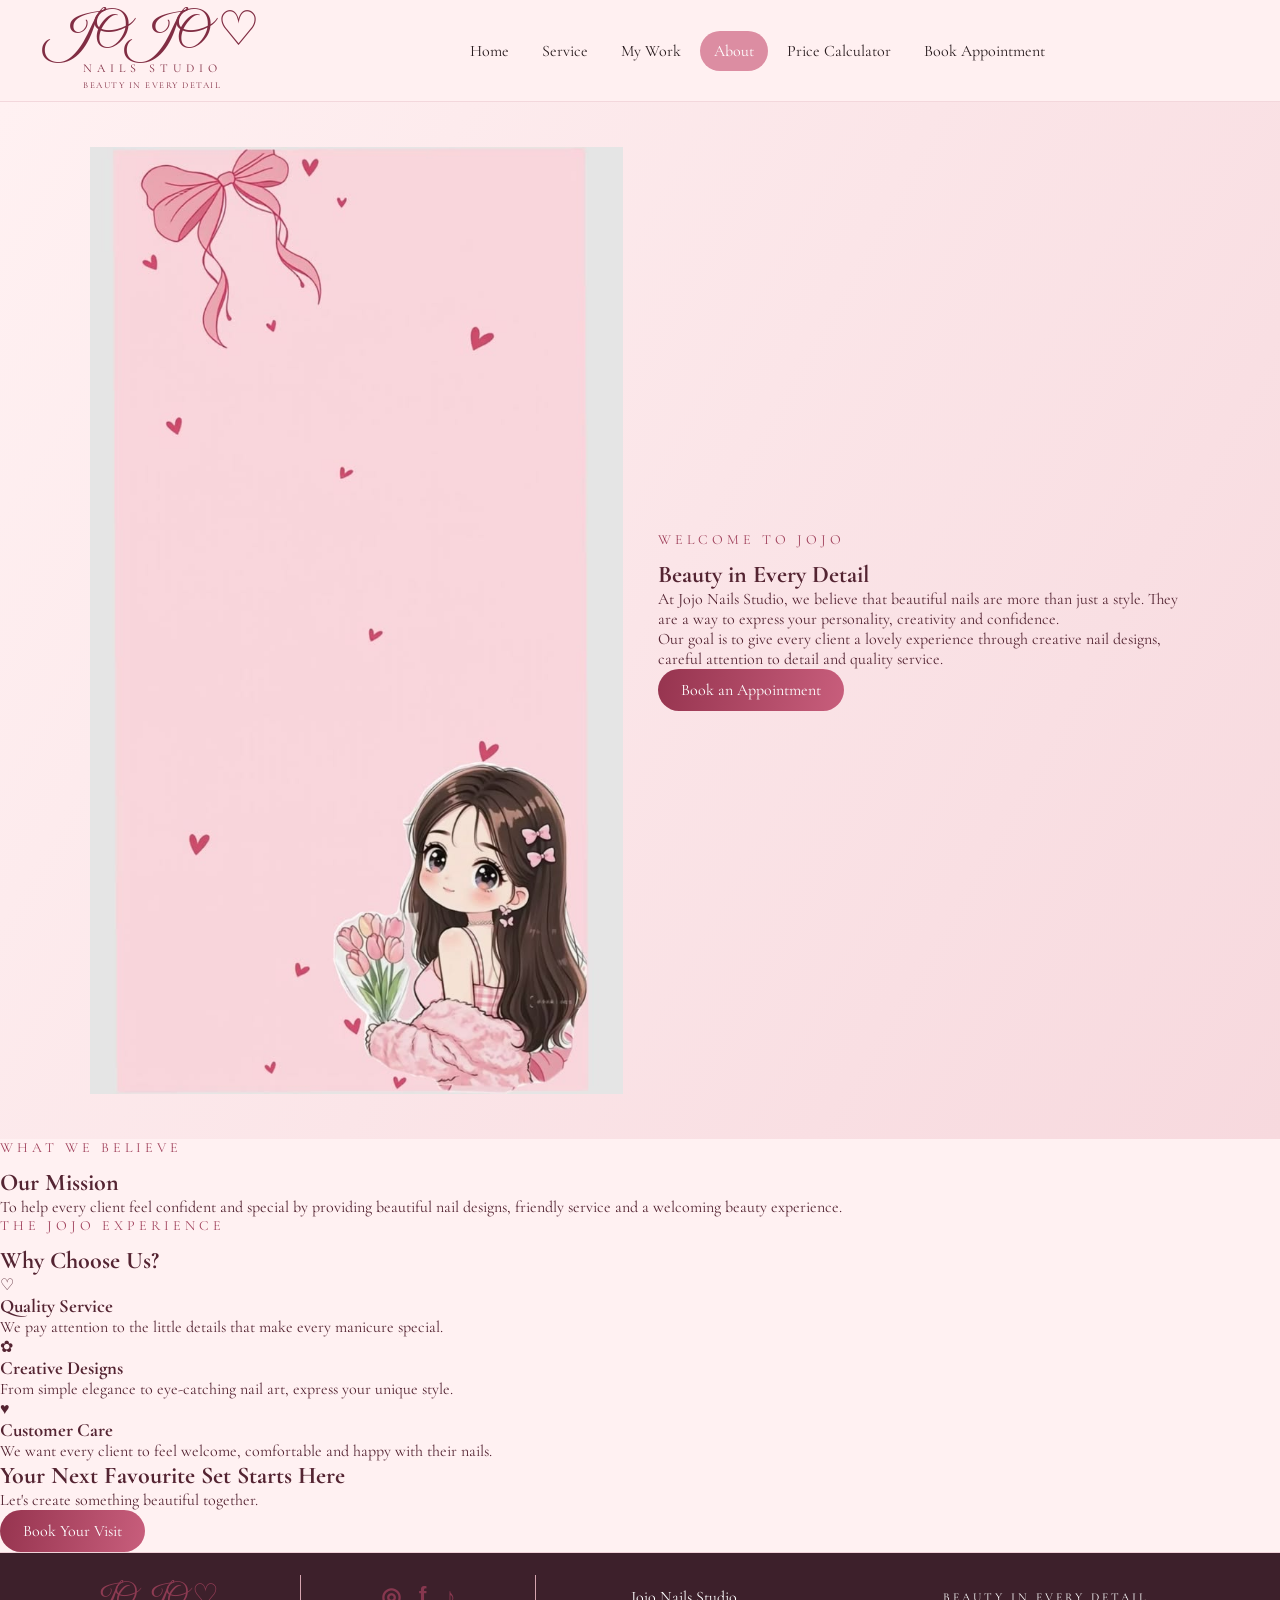
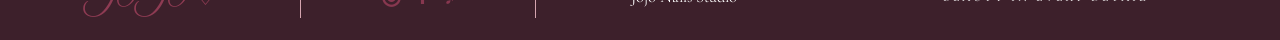
<file: Nail's website/about.html>
<!DOCTYPE html>
<html lang="en">
<head>
    <meta charset="UTF-8">
    <meta name="viewport" content="width=device-width, initial-scale=1.0">
    <title>About Us | Jojo Nails Studio</title>
    <link rel="stylesheet" href="style.css">
</head>

<body>

    <!-- HEADER -->
    <header class="header">
        <div class="logo">
            <span class="logo-script">JOJO ♡</span>
            <span class="logo-subtitle">NAILS STUDIO</span>
            <span class="logo-tagline">BEAUTY IN EVERY DETAIL</span>
        </div>

        <nav class="navigation">
            <a href="index.html">Home</a>
            <a href="#service.html">Service</a>
            <a href="#my work.html">My Work</a>
            <a href="about.html" class="active">About</a>
            <a href="calculator.html">Price Calculator</a>
            <a href="book-appointment.html">Book Appointment</a>
        </nav>
    </header>

    <!-- ABOUT INTRODUCTION -->
    <section class="about-hero">
        <div class="about-image">
            <img src="about.jpg"
                 alt="Elegant manicure at Jojo Nails Studio">
        </div>

        <div class="about-intro">
            <p class="about-label">WELCOME TO JOJO</p>

            <h1>Beauty in Every Detail</h1>

            <p>
                At Jojo Nails Studio, we believe that beautiful nails
                are more than just a style. They are a way to express
                your personality, creativity and confidence.
            </p>

            <p>
                Our goal is to give every client a lovely experience
                through creative nail designs, careful attention to
                detail and quality service.
            </p>

            <a href="book-appointment.html" class="button button-primary">
                Book an Appointment
            </a>
        </div>
    </section>

    <!-- OUR MISSION -->
    <section class="about-mission">
        <p class="about-label">WHAT WE BELIEVE</p>
        <h2>Our Mission</h2>

        <p>
            To help every client feel confident and special by providing
            beautiful nail designs, friendly service and a welcoming
            beauty experience.
        </p>
    </section>

    <!-- WHY CHOOSE US -->
    <section class="about-qualities">
        <div class="about-heading">
            <p class="about-label">THE JOJO EXPERIENCE</p>
            <h2>Why Choose Us?</h2>
        </div>

        <div class="about-cards">

            <div class="about-card">
                <span>♡</span>
                <h3>Quality Service</h3>
                <p>
                    We pay attention to the little details that make
                    every manicure special.
                </p>
            </div>

            <div class="about-card">
                <span>✿</span>
                <h3>Creative Designs</h3>
                <p>
                    From simple elegance to eye-catching nail art,
                    express your unique style.
                </p>
            </div>

            <div class="about-card">
                <span>♥</span>
                <h3>Customer Care</h3>
                <p>
                    We want every client to feel welcome, comfortable
                    and happy with their nails.
                </p>
            </div>

        </div>
    </section>

    <!-- CALL TO ACTION -->
    <section class="about-cta">
        <h2>Your Next Favourite Set Starts Here</h2>
        <p>Let's create something beautiful together.</p>

        <a href="book-appointment.html" class="button button-primary">
            Book Your Visit
        </a>
    </section>

    <!-- FOOTER -->
    <footer class="footer">
        <div class="footer-logo">JOJO ♡</div>

        <div class="social-links">
            <a href="#" aria-label="Instagram">◎</a>
            <a href="#" aria-label="Facebook">f</a>
            <a href="#" aria-label="TikTok">♪</a>
        </div>

        <p class="location">Jojo Nails Studio</p>

        <p class="footer-slogan">
            BEAUTY IN EVERY DETAIL
        </p>
    </footer>

</body>
</html>
</file>
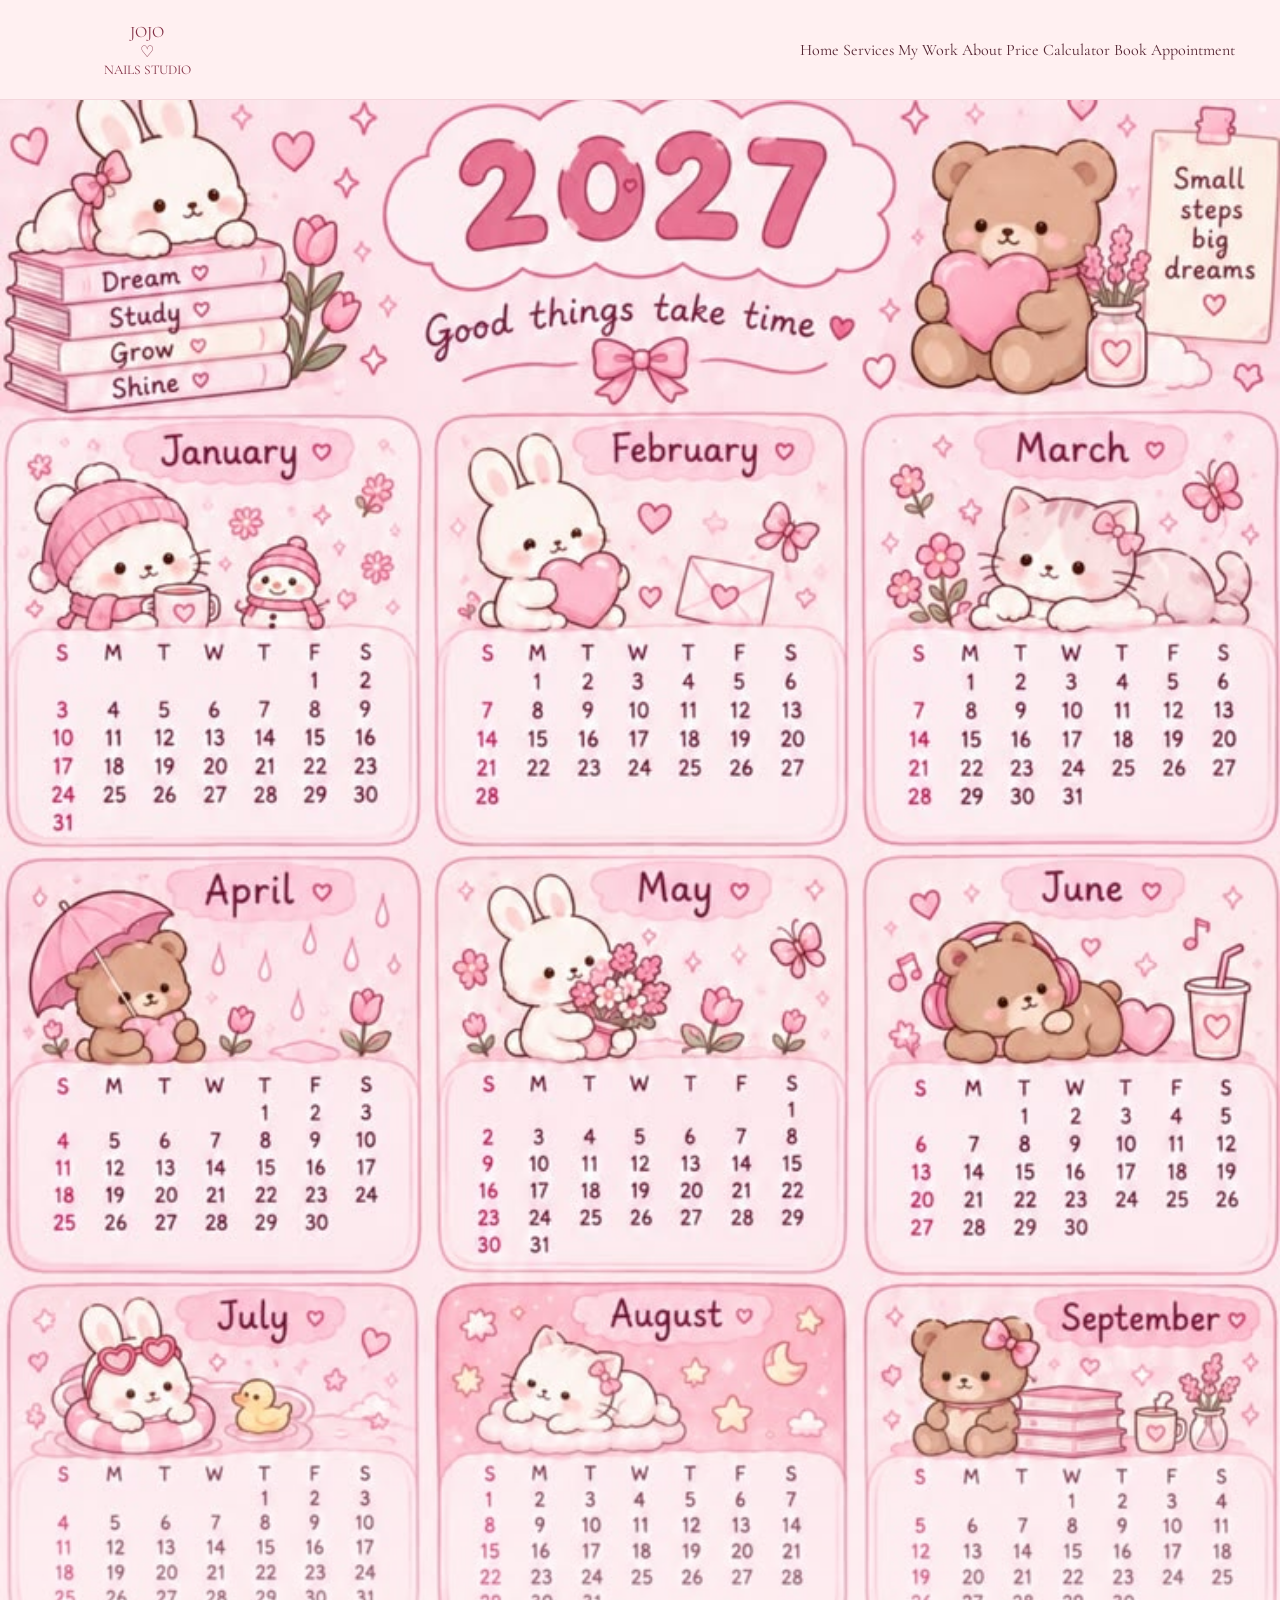
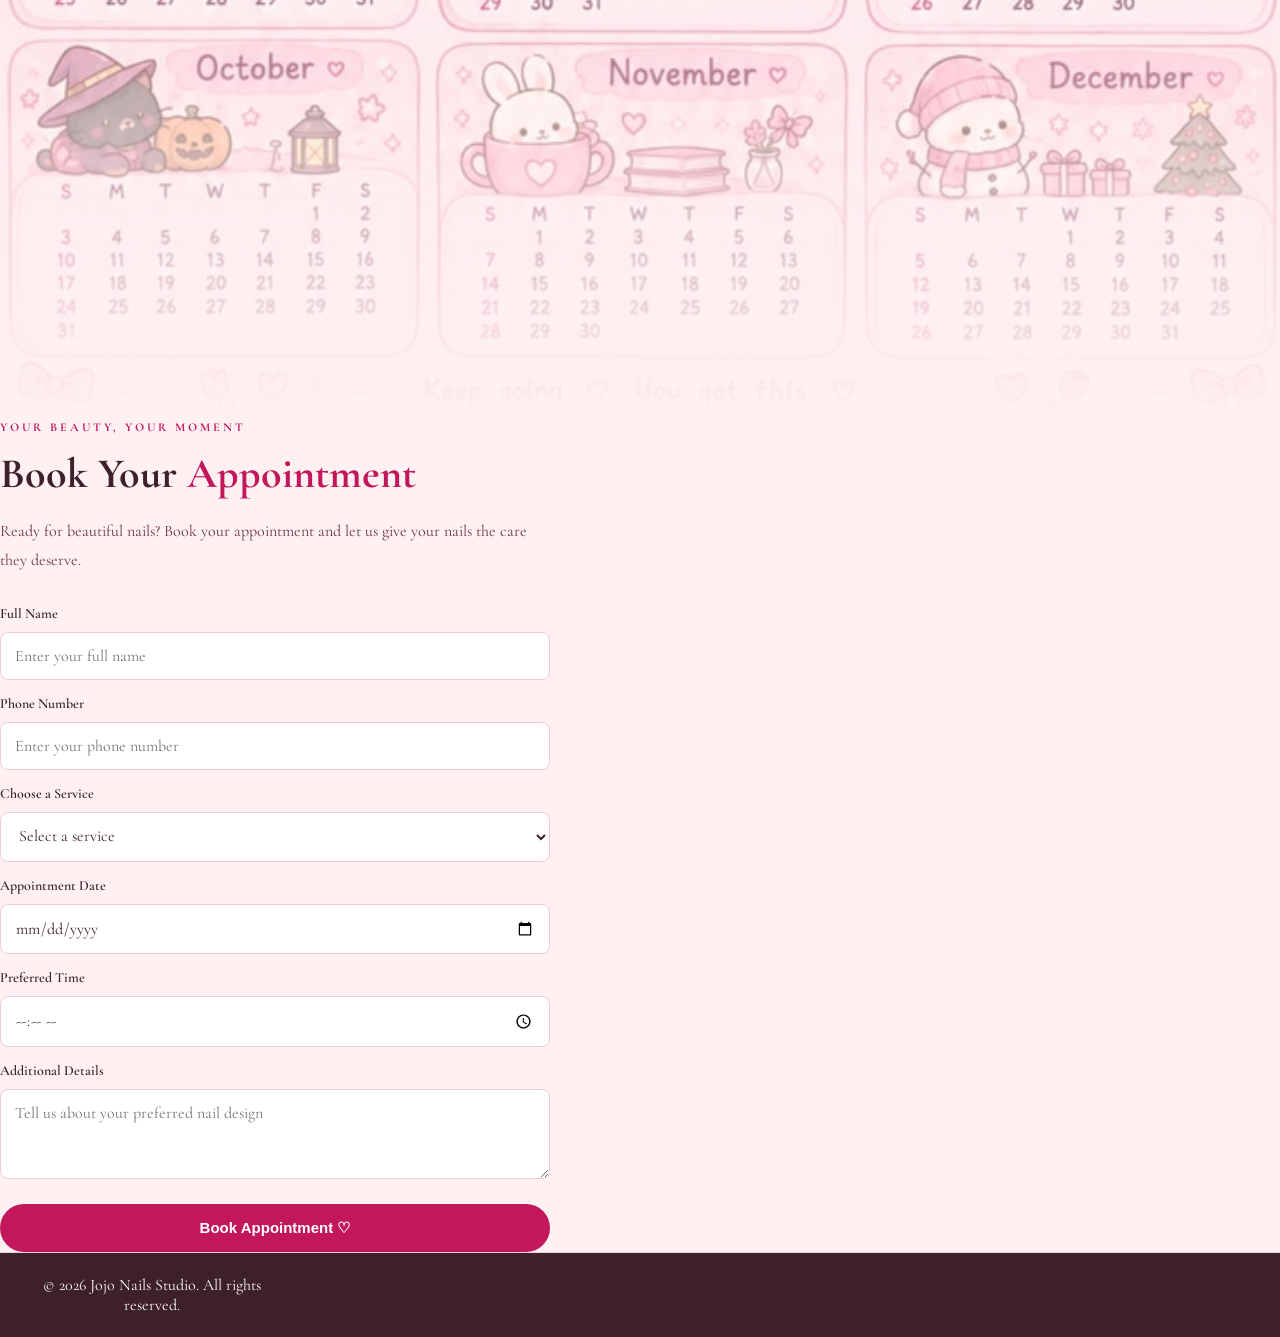
<file: Nail's website/book-appointment.html>
<!DOCTYPE html>
<html lang="en">
<head>
    <meta charset="UTF-8">
    <meta name="viewport" content="width=device-width, initial-scale=1.0">
    <title>Book Appointment | Jojo Nails Studio</title>
    <link rel="stylesheet" href="style.css">
</head>
<body>

    <header class="header">
        <a href="index.html" class="logo">
            JOJO <span>♡</span>
            <small>NAILS STUDIO</small>
        </a>

        <nav class="navbar">
            <a href="index.html">Home</a>
            <a href="service.html">Services</a>
            <a href="my work.html">My Work</a>
            <a href="about.html">About</a>
            <a href="calculator.html">Price Calculator</a>
            <a href="book-appointment.html" class="active">Book Appointment</a>
        </nav>
    </header>

    <main class="appointment-section">

        <div class="appointment-image">
            <img src="calender.jpg" alt="Nail designs at Jojo Nails Studio">
        </div>

        <div class="appointment-content">
            <p class="eyebrow">YOUR BEAUTY, YOUR MOMENT</p>

            <h1>Book Your <span>Appointment</span></h1>

            <p class="appointment-description">
                Ready for beautiful nails? Book your appointment
                and let us give your nails the care they deserve.
            </p>

            <form class="appointment-form">

                <label for="name">Full Name</label>
                <input type="text" id="name" name="name"
                       placeholder="Enter your full name" required>

                <label for="phone">Phone Number</label>
                <input type="tel" id="phone" name="phone"
                       placeholder="Enter your phone number" required>

                <label for="service">Choose a Service</label>
                <select id="service" name="service" required>
                    <option value="">Select a service</option>
                    <option value="manicure">Manicure</option>
                    <option value="pedicure">Pedicure</option>
                    <option value="gel-nails">Gel Nails</option>
                    <option value="acrylic-nails">Acrylic Nails</option>
                    <option value="nail-art">Nail Art</option>
                </select>

                <label for="date">Appointment Date</label>
                <input type="date" id="date" name="date" required>

                <label for="time">Preferred Time</label>
                <input type="time" id="time" name="time" required>

                <label for="message">Additional Details</label>
                <textarea id="message" name="message"
                          placeholder="Tell us about your preferred nail design"></textarea>

                <button type="submit">Book Appointment ♡</button>

            </form>
        </div>

    </main>

    <footer class="footer">
        <p>© 2026 Jojo Nails Studio. All rights reserved.</p>
    </footer>

</body>
</html>
</file>
<file: Nail's website/style.css>
/* GOOGLE FONTS */
@import url('https://fonts.googleapis.com/css2?family=Cormorant+Garamond:wght@400;500;600&family=Great+Vibes&display=swap');

/* GENERAL SETTINGS */
* {
    margin: 0;
    padding: 0;
    box-sizing: border-box;
}

html {
    scroll-behavior: smooth;
}

body {
    font-family: 'Cormorant Garamond', Georgia, serif;
    color: #542432;
    background: #fff1f2;
}

a {
    color: inherit;
    text-decoration: none;
}

/* HEADER AND LOGO */
.header {
    min-height: 100px;
    padding: 10px 3.5%;
    display: flex;
    align-items: center;
    justify-content: space-between;
    gap: 20px;
    background: #fff0f1;
    border-bottom: 1px solid #f3d7dc;
}

.logo {
    min-width: 205px;
    display: flex;
    flex-direction: column;
    align-items: center;
    color: #812d43;
}

.logo-script {
    font-family: 'Great Vibes', cursive;
    font-size: 48px;
    line-height: 1;
}

.logo-heart {
    font-family: 'Cormorant Garamond', serif;
}

.logo-subtitle {
    font-size: 12px;
    letter-spacing: 5px;
    margin-top: 3px;
}

.logo-tagline {
    font-size: 9px;
    letter-spacing: 1.5px;
    margin-top: 5px;
}

/* NAVIGATION */
.navigation {
    display: flex;
    align-items: center;
    justify-content: center;
    flex-wrap: wrap;
    gap: 5px;
    flex: 1;
}

.navigation a {
    padding: 10px 14px;
    white-space: nowrap;
    font-size: 16px;
    color: #281b1e;
    border-radius: 30px;
    transition: 0.3s;
}

.navigation a:hover,
.navigation a.active {
    background: #dc8da2;
    color: white;
}

.header-icons {
    display: flex;
    align-items: center;
    gap: 20px;
    border-left: 1px solid #d4a2ad;
    padding-left: 20px;
}

.header-icons a {
    font-family: Arial, sans-serif;
    font-size: 28px;
    color: #6f263a;
}

/* HERO SECTION - SHORTER */
.hero {
    display: grid;
    grid-template-columns: 46% 54%;
    min-height: 230px;
    overflow: hidden;
    background: #f7d9de;
}

.hero-content {
    position: relative;
    z-index: 1;
    padding: 10px 10px 10px 7%;
    display: flex;
    flex-direction: column;
    align-items: center;
    justify-content: center;
    text-align: center;
    background: linear-gradient(
        90deg,
        #f8dfe2 0%,
        #f8dfe2 55%,
        #f5d8dc 82%,
        #f2d0d6 100%
    );
}

.welcome {
    font-size: 14px;
    letter-spacing: 6px;
    margin-bottom: 5px;
}

.hero-content h1 {
    font-family: 'Great Vibes', cursive;
    font-size: clamp(55px, 6vw, 75px);
    font-weight: normal;
    line-height: 1;
    color: #8d3048;
}

.hero-content h1 span {
    font-family: 'Cormorant Garamond', serif;
    font-size: 0.6em;
}

.hero-content h2 {
    font-family: 'Cormorant Garamond', Georgia, serif;
    font-size: 24px;
    font-weight: 500;
    letter-spacing: 7px;
    margin-top: 0;
}

.hero-tagline {
    font-size: 12px;
    letter-spacing: 4px;
    margin-top: 5px;
}

.hero-divider {
    width: 100%;
    margin-top: 8px;
    display: flex;
    align-items: center;
    justify-content: center;
    gap: 12px;
}

.hero-divider span {
    width: 30px;
    height: 1px;
    flex-shrink: 0;
    background: #a64a61;
}

.hero-divider p {
    font-size: 16px;
    white-space: nowrap;
}

.hero-divider b {
    padding: 0 5px;
    color: #8d3048;
}

.hero-buttons {
    display: flex;
    justify-content: center;
    flex-wrap: wrap;
    gap: 12px;
    margin-top: 10px;
}

.button {
    display: inline-block;
    padding: 11px 23px;
    border-radius: 30px;
    font-size: 16px;
    text-align: center;
    transition: 0.3s;
}

.button-primary {
    background: linear-gradient(100deg, #96344f, #c85e7c);
    color: white;
}

.button-primary:hover {
    background: #78263f;
}

.button-outline {
    border: 1px solid #9d5365;
    color: #773044;
    background: rgba(255, 255, 255, 0.2);
}

.button-outline:hover {
    background: #fff0f2;
}

/* HERO PHOTO */
.hero-photo {
    position: relative;
    min-height: 230px;
    overflow: hidden;
    margin-left: -25px;
}

.hero-photo img {
    display: block;
    width: calc(100% + 25px);
    height: 100%;
    min-height: 230px;
    object-fit: cover;
    object-position: center;
    -webkit-mask-image: linear-gradient(
        to right,
        transparent 0%,
        rgba(0, 0, 0, 0.12) 8%,
        rgba(0, 0, 0, 0.65) 20%,
        black 34%
    );
    mask-image: linear-gradient(
        to right,
        transparent 0%,
        rgba(0, 0, 0, 0.12) 8%,
        rgba(0, 0, 0, 0.65) 20%,
        black 34%
    );
}

/* BENEFITS BAR */
.benefits {
    display: grid;
    grid-template-columns: repeat(4, 1fr);
    padding: 12px 3%;
    background: #fbe8e9;
    border-bottom: 1px solid #f3d7dc;
}

.benefit {
    display: flex;
    align-items: center;
    justify-content: center;
    gap: 12px;
    padding: 5px 8px;
    color: #98445b;
    font-size: 16px;
    text-align: center;
}

.benefit + .benefit {
    border-left: 1px solid #d4a2ad;
}

.benefit-icon {
    font-family: Arial, sans-serif;
    font-size: 30px;
}

/* SERVICES HEADING */
.services-section {
    padding: 12px 3% 20px;
    background: #fff1f2;
}

.section-title {
    display: flex;
    justify-content: center;
    align-items: center;
    gap: 20px;
    margin-bottom: 12px;
}

.section-title h2 {
    font-size: 36px;
    font-weight: 500;
    letter-spacing: 2px;
}

.section-title span {
    color: #b44e69;
    font-size: 22px;
}

/* SERVICE CARDS */
.services-container {
    display: grid;
    grid-template-columns: repeat(5, minmax(0, 1fr));
    gap: 13px;
}

.service-card {
    min-height: 92px;
    padding: 12px;
    display: flex;
    align-items: center;
    justify-content: center;
    gap: 12px;
    background: linear-gradient(120deg, #f9dfe3, #f7d7dd);
    border-radius: 13px;
    transition: transform 0.25s;
}

.service-card:hover {
    transform: translateY(-3px);
}

.service-icon {
    font-family: 'Great Vibes', cursive;
    font-size: 40px;
    color: #96344f;
    flex-shrink: 0;
}

.service-card h3 {
    font-size: 15px;
    font-weight: 500;
    margin-bottom: 6px;
}

.service-card p {
    font-size: 17px;
}

.service-card small {
    display: block;
    font-size: 13px;
    margin-top: 3px;
}

/* GALLERY AND CALCULATOR */
.showcase {
    display: grid;
    grid-template-columns: 2.15fr 0.9fr;
    gap: 22px;
    padding: 0 3% 18px;
    background: #fff1f2;
}

.gallery-panel,
.calculator-panel {
    min-width: 0;
    border: 1px solid #f4d9de;
    border-radius: 15px;
    background: rgba(255, 255, 255, 0.25);
    padding: 17px;
}

.gallery-heading {
    display: flex;
    align-items: center;
    justify-content: space-between;
    gap: 12px;
    margin-bottom: 14px;
}

.gallery-heading > div {
    display: flex;
    align-items: baseline;
    flex-wrap: wrap;
    gap: 20px;
}

.gallery-heading h2,
.calculator-heading h2 {
    font-size: 27px;
    font-weight: 500;
}

.gallery-heading p {
    font-family: 'Great Vibes', cursive;
    font-size: 24px;
    color: #9d5369;
}

.gallery-heading > a {
    white-space: nowrap;
    font-size: 14px;
    color: #8c3b51;
}

.gallery-container {
    display: grid;
    grid-template-columns: repeat(5, minmax(0, 1fr));
    gap: 9px;
}

.gallery-item {
    min-width: 0;
    height: 130px;
    overflow: hidden;
    border-radius: 10px;
    background: #f3d0d8;
}

.gallery-item img {
    display: block;
    width: 100%;
    height: 100%;
    object-fit: cover;
    transition: transform 0.3s;
}

.gallery-item img:hover {
    transform: scale(1.06);
}

.gallery-dots {
    display: flex;
    justify-content: center;
    gap: 10px;
    margin-top: 10px;
}

.dot {
    width: 9px;
    height: 9px;
    border-radius: 50%;
    background: #e8b1bf;
}

.active-dot {
    background: #8f3852;
}

/* PRICE CALCULATOR CARD */
.calculator-panel {
    position: relative;
    overflow: hidden;
    padding: 23px;
    background: linear-gradient(140deg, #fbe5e8, #f7d8df);
}

.calculator-heading {
    display: flex;
    align-items: center;
    gap: 12px;
    margin-bottom: 18px;
}

.calculator-icon {
    font-family: Arial, sans-serif;
    font-size: 35px;
    color: #a1435d;
}

.calculator-heading h2 {
    font-size: 24px;
}

.heart {
    margin-left: auto;
    font-size: 28px;
    color: #9c3f59;
}

.calculator-panel > p {
    font-size: 16px;
    line-height: 1.6;
    margin: 0 0 18px 43px;
    max-width: 250px;
}

.calculator-panel .button {
    margin-left: 15px;
}

.decorative-hearts {
    position: absolute;
    right: 15px;
    bottom: 8px;
    font-size: 35px;
    color: #d99cac;
    opacity: 0.7;
}

/* FOOTER */
.footer {
    display: grid;
    grid-template-columns: 1.1fr 1fr 1.1fr 1.8fr;
    align-items: center;
    gap: 18px;
    padding: 17px 4%;
    background: #fbe4e7;
    border-top: 1px solid #f0d1d8;
}

.footer-logo {
    font-family: 'Great Vibes', cursive;
    font-size: 30px;
    color: #8e3b53;
}

.social-links {
    display: flex;
    justify-content: center;
    gap: 18px;
    border-left: 1px solid #d5a4af;
    border-right: 1px solid #d5a4af;
    padding: 8px;
}

.social-links a {
    font-family: Arial, sans-serif;
    font-size: 23px;
    font-weight: bold;
    color: #87374f;
}

.location {
    text-align: center;
    font-size: 16px;
}

.footer-slogan {
    text-align: center;
    font-size: 12px;
    letter-spacing: 3px;
}

/* TABLETS */
@media (max-width: 1100px) {
    .header {
        flex-wrap: wrap;
        justify-content: center;
    }

    .navigation {
        flex-wrap: wrap;
    }

    .header-icons {
        border-left: none;
    }

    .services-container {
        grid-template-columns: repeat(3, minmax(0, 1fr));
    }

    .showcase {
        grid-template-columns: 1fr;
    }
}

/* PHONES */
@media (max-width: 700px) {
    .header {
        gap: 15px;
    }

    .navigation {
        gap: 4px;
    }

    .navigation a {
        padding: 9px;
        font-size: 14px;
    }

    .hero {
        grid-template-columns: 1fr;
    }

    .hero-content {
        padding: 20px 10px;
    }

    .hero-content h1 {
        font-size: 65px;
    }

    .hero-content h2 {
        font-size: 26px;
        letter-spacing: 5px;
    }

    .hero-photo {
        margin-left: 0;
        min-height: 200px;
        max-height: 200px;
    }

    .hero-photo img {
        width: 100%;
        min-height: 200px;
        max-height: 200px;
        -webkit-mask-image: linear-gradient(
            to bottom,
            transparent 0%,
            black 22%
        );
        mask-image: linear-gradient(
            to bottom,
            transparent 0%,
            black 22%
        );
    }

    .hero-divider p {
        white-space: normal;
        font-size: 13px;
    }

    .benefits {
        grid-template-columns: repeat(2, 1fr);
        gap: 10px;
    }

    .benefit:nth-child(3) {
        border-left: none;
    }

    .section-title h2 {
        font-size: 30px;
    }

    .services-container {
        grid-template-columns: repeat(2, minmax(0, 1fr));
    }

    .service-card {
        gap: 8px;
        padding: 10px 5px;
    }

    .service-icon {
        font-size: 30px;
    }

    .service-card h3 {
        font-size: 13px;
    }

    .service-card p {
        font-size: 15px;
    }

    .gallery-heading {
        align-items: flex-start;
        flex-direction: column;
    }

    .gallery-container {
        grid-template-columns: repeat(2, minmax(0, 1fr));
    }

    .gallery-item {
        height: 160px;
    }

    .extra-photo {
        display: none;
    }

    .footer {
        grid-template-columns: 1fr 1fr;
    }

    .footer-slogan {
        grid-column: 1 / -1;
    }
}



/* GOOGLE FONTS */
@import url('https://fonts.googleapis.com/css2?family=Cormorant+Garamond:wght@400;500;600&family=Great+Vibes&display=swap');

/* GENERAL SETTINGS */
* {
    margin: 0;
    padding: 0;
    box-sizing: border-box;
}

html {
    scroll-behavior: smooth;
}

body {
    font-family: 'Cormorant Garamond', Georgia, serif;
    color: #542432;
    background: #fff1f2;
}

a {
    color: inherit;
    text-decoration: none;
}

/* HEADER AND LOGO */
.header {
    min-height: 100px;
    padding: 10px 3.5%;
    display: flex;
    align-items: center;
    justify-content: space-between;
    gap: 20px;
    background: #fff0f1;
    border-bottom: 1px solid #f3d7dc;
}

.logo {
    min-width: 205px;
    display: flex;
    flex-direction: column;
    align-items: center;
    color: #812d43;
}

.logo-script {
    font-family: 'Great Vibes', cursive;
    font-size: 48px;
    line-height: 1;
}

.logo-heart {
    font-family: 'Cormorant Garamond', serif;
}

.logo-subtitle {
    font-size: 12px;
    letter-spacing: 5px;
    margin-top: 3px;
}

.logo-tagline {
    font-size: 9px;
    letter-spacing: 1.5px;
    margin-top: 5px;
}

/* NAVIGATION */
.navigation {
    display: flex;
    align-items: center;
    justify-content: center;
    flex-wrap: wrap;
    gap: 5px;
    flex: 1;
}

.navigation a {
    padding: 10px 14px;
    white-space: nowrap;
    font-size: 16px;
    color: #281b1e;
    border-radius: 30px;
    transition: 0.3s;
}

.navigation a:hover,
.navigation a.active {
    background: #dc8da2;
    color: white;
}

.header-icons {
    display: flex;
    align-items: center;
    gap: 20px;
    border-left: 1px solid #d4a2ad;
    padding-left: 20px;
}

.header-icons a {
    font-family: Arial, sans-serif;
    font-size: 28px;
    color: #6f263a;
}

/* HOMEPAGE HERO */
.hero {
    display: grid;
    grid-template-columns: 46% 54%;
    min-height: 230px;
    overflow: hidden;
    background: #f7d9de;
}

.hero-content {
    position: relative;
    z-index: 1;
    padding: 10px 10px 10px 7%;
    display: flex;
    flex-direction: column;
    align-items: center;
    justify-content: center;
    text-align: center;
    background: linear-gradient(
        90deg,
        #f8dfe2 0%,
        #f8dfe2 55%,
        #f5d8dc 82%,
        #f2d0d6 100%
    );
}

.welcome {
    font-size: 14px;
    letter-spacing: 6px;
    margin-bottom: 5px;
}

.hero-content h1 {
    font-family: 'Great Vibes', cursive;
    font-size: clamp(55px, 6vw, 75px);
    font-weight: normal;
    line-height: 1;
    color: #8d3048;
}

.hero-content h1 span {
    font-family: 'Cormorant Garamond', serif;
    font-size: 0.6em;
}

.hero-content h2 {
    font-family: 'Cormorant Garamond', Georgia, serif;
    font-size: 24px;
    font-weight: 500;
    letter-spacing: 7px;
}

.hero-tagline {
    font-size: 12px;
    letter-spacing: 4px;
    margin-top: 5px;
}

.hero-divider {
    width: 100%;
    margin-top: 8px;
    display: flex;
    align-items: center;
    justify-content: center;
    gap: 12px;
}

.hero-divider span {
    width: 30px;
    height: 1px;
    flex-shrink: 0;
    background: #a64a61;
}

.hero-divider p {
    font-size: 16px;
    white-space: nowrap;
}

.hero-divider b {
    padding: 0 5px;
    color: #8d3048;
}

.hero-buttons {
    display: flex;
    justify-content: center;
    flex-wrap: wrap;
    gap: 12px;
    margin-top: 10px;
}

/* BUTTONS */
.button {
    display: inline-block;
    padding: 11px 23px;
    border-radius: 30px;
    font-size: 16px;
    text-align: center;
    transition: 0.3s;
}

.button-primary {
    background: linear-gradient(100deg, #96344f, #c85e7c);
    color: white;
}

.button-primary:hover {
    background: #78263f;
}

.button-outline {
    border: 1px solid #9d5365;
    color: #773044;
    background: rgba(255, 255, 255, 0.2);
}

.button-outline:hover {
    background: #fff0f2;
}

/* HOMEPAGE HERO IMAGE BLENDING */
.hero-photo {
    position: relative;
    min-height: 230px;
    overflow: hidden;
    margin-left: -25px;
}

.hero-photo img {
    display: block;
    width: calc(100% + 25px);
    height: 100%;
    min-height: 230px;
    object-fit: cover;
    object-position: center;
    -webkit-mask-image: linear-gradient(
        to right,
        transparent 0%,
        rgba(0, 0, 0, 0.12) 8%,
        rgba(0, 0, 0, 0.65) 20%,
        black 34%
    );
    mask-image: linear-gradient(
        to right,
        transparent 0%,
        rgba(0, 0, 0, 0.12) 8%,
        rgba(0, 0, 0, 0.65) 20%,
        black 34%
    );
}

/* BENEFITS BAR */
.benefits {
    display: grid;
    grid-template-columns: repeat(4, 1fr);
    padding: 12px 3%;
    background: #fbe8e9;
    border-bottom: 1px solid #f3d7dc;
}

.benefit {
    display: flex;
    align-items: center;
    justify-content: center;
    gap: 12px;
    padding: 5px 8px;
    color: #98445b;
    font-size: 16px;
    text-align: center;
}

.benefit + .benefit {
    border-left: 1px solid #d4a2ad;
}

.benefit-icon {
    font-family: Arial, sans-serif;
    font-size: 30px;
}

/* SERVICES HEADING */
.services-section {
    padding: 12px 3% 20px;
    background: #fff1f2;
}

.section-title {
    display: flex;
    justify-content: center;
    align-items: center;
    gap: 20px;
    margin-bottom: 12px;
}

.section-title h2 {
    font-size: 36px;
    font-weight: 500;
    letter-spacing: 2px;
}

.section-title span {
    color: #b44e69;
    font-size: 22px;
}

/* SERVICE CARDS */
.services-container {
    display: grid;
    grid-template-columns: repeat(5, minmax(0, 1fr));
    gap: 13px;
}

.service-card {
    min-height: 92px;
    padding: 12px;
    display: flex;
    align-items: center;
    justify-content: center;
    gap: 12px;
    background: linear-gradient(120deg, #f9dfe3, #f7d7dd);
    border-radius: 13px;
    transition: transform 0.25s;
}

.service-card:hover {
    transform: translateY(-3px);
}

.service-icon {
    font-family: 'Great Vibes', cursive;
    font-size: 40px;
    color: #96344f;
    flex-shrink: 0;
}

.service-card h3 {
    font-size: 15px;
    font-weight: 500;
    margin-bottom: 6px;
}

.service-card p {
    font-size: 17px;
}

.service-card small {
    display: block;
    font-size: 13px;
    margin-top: 3px;
}

/* GALLERY AND CALCULATOR */
.showcase {
    display: grid;
    grid-template-columns: 2.15fr 0.9fr;
    gap: 22px;
    padding: 0 3% 18px;
    background: #fff1f2;
}

.gallery-panel,
.calculator-panel {
    min-width: 0;
    border: 1px solid #f4d9de;
    border-radius: 15px;
    background: rgba(255, 255, 255, 0.25);
    padding: 17px;
}

.gallery-heading {
    display: flex;
    align-items: center;
    justify-content: space-between;
    gap: 12px;
    margin-bottom: 14px;
}

.gallery-heading > div {
    display: flex;
    align-items: baseline;
    flex-wrap: wrap;
    gap: 20px;
}

.gallery-heading h2,
.calculator-heading h2 {
    font-size: 27px;
    font-weight: 500;
}

.gallery-heading p {
    font-family: 'Great Vibes', cursive;
    font-size: 24px;
    color: #9d5369;
}

.gallery-heading > a {
    white-space: nowrap;
    font-size: 14px;
    color: #8c3b51;
}

.gallery-container {
    display: grid;
    grid-template-columns: repeat(5, minmax(0, 1fr));
    gap: 9px;
}

.gallery-item {
    min-width: 0;
    height: 130px;
    overflow: hidden;
    border-radius: 10px;
    background: #f3d0d8;
}

.gallery-item img {
    display: block;
    width: 100%;
    height: 100%;
    object-fit: cover;
    transition: transform 0.3s;
}

.gallery-item img:hover {
    transform: scale(1.06);
}

.gallery-dots {
    display: flex;
    justify-content: center;
    gap: 10px;
    margin-top: 10px;
}

.dot {
    width: 9px;
    height: 9px;
    border-radius: 50%;
    background: #e8b1bf;
}

.active-dot {
    background: #8f3852;
}

/* PRICE CALCULATOR CARD */
.calculator-panel {
    position: relative;
    overflow: hidden;
    padding: 23px;
    background: linear-gradient(140deg, #fbe5e8, #f7d8df);
}

.calculator-heading {
    display: flex;
    align-items: center;
    gap: 12px;
    margin-bottom: 18px;
}

.calculator-icon {
    font-family: Arial, sans-serif;
    font-size: 35px;
    color: #a1435d;
}

.calculator-heading h2 {
    font-size: 24px;
}

.heart {
    margin-left: auto;
    font-size: 28px;
    color: #9c3f59;
}

.calculator-panel > p {
    font-size: 16px;
    line-height: 1.6;
    margin: 0 0 18px 43px;
    max-width: 250px;
}

.calculator-panel .button {
    margin-left: 15px;
}

.decorative-hearts {
    position: absolute;
    right: 15px;
    bottom: 8px;
    font-size: 35px;
    color: #d99cac;
    opacity: 0.7;
}

/* FOOTER */
.footer {
    display: grid;
    grid-template-columns: 1.1fr 1fr 1.1fr 1.8fr;
    align-items: center;
    gap: 18px;
    padding: 17px 4%;
    background: #fbe4e7;
    border-top: 1px solid #f0d1d8;
}

.footer-logo {
    font-family: 'Great Vibes', cursive;
    font-size: 30px;
    color: #8e3b53;
}

.social-links {
    display: flex;
    justify-content: center;
    gap: 18px;
    border-left: 1px solid #d5a4af;
    border-right: 1px solid #d5a4af;
    padding: 8px;
}

.social-links a {
    font-family: Arial, sans-serif;
    font-size: 23px;
    font-weight: bold;
    color: #87374f;
}

.location {
    text-align: center;
    font-size: 16px;
}

.footer-slogan {
    text-align: center;
    font-size: 12px;
    letter-spacing: 3px;
}

/* ==========================
   ABOUT PAGE
========================== */

.about-hero {
    display: grid;
    grid-template-columns: 1fr 1fr;
    align-items: center;
    gap: 35px;
    padding: 45px 7%;
    background: linear-gradient(
        120deg,
        #fff1f2,
        #fbe5e8,
        #f7d9de
    );
    overflow: hidden;
}

.about-content {
    position: relative;
    z-index: 2;
}

.about-label {
    display: block;
    margin-bottom: 12px;
    color: #a1435d;
    font-size: 14px;
    letter-spacing: 4px;
}

.about-content h1 {
    font-family: 'Great Vibes', cursive;
    font-size: clamp(45px, 5vw, 70px);
    font-weight: normal;
    line-height: 1.15;
    color: #8d3048;
    margin-bottom: 18px;
}

.about-content p {
    font-size: 18px;
    line-height: 1.8;
    margin-bottom: 15px;
}

/* ABOUT IMAGE: SOFT BLENDING */



.about-image {
    width: 100%;
    height: 380px;
    overflow: hidden;
    border-radius: 180px 180px 15px 15px;
    background: #fff7f5;
}



.about-image {
    position: relative;
    width: 100%;
    height: auto;
    min-height: 0;
    overflow: visible;
    border-radius: 0;
    background: transparent;
}

.about-image img {
    display: block;
    width: 100%;
    height: auto;
    max-width: 100%;
    object-fit: contain;
    object-position: center;
    opacity: 1;
    -webkit-mask-image: none;
    mask-image: none;
}


.appointment-image img {
    width: 100%;
    height: 100%;
    display: block;
    object-fit: cover;
    object-position: center;
    -webkit-mask-image: linear-gradient(
        to bottom,
        black 65%,
        transparent 100%
    );
    mask-image: linear-gradient(
        to bottom,
        black 65%,
        transparent 100%
    );
}

.appointment-content {
    max-width: 550px;
    width: 100%;
}

.appointment-content .eyebrow {
    color: #c2185b;
    letter-spacing: 3px;
    font-size: 12px;
    font-weight: bold;
    margin-bottom: 15px;
}

.appointment-content h1 {
    color: #3d202b;
    font-size: 42px;
    line-height: 1.2;
    margin-bottom: 18px;
}

.appointment-content h1 span {
    color: #c2185b;
}

.appointment-description {
    color: #6b3448;
    line-height: 1.8;
    margin-bottom: 25px;
}

.appointment-form {
    display: flex;
    flex-direction: column;
    gap: 10px;
}

.appointment-form label {
    color: #3d202b;
    font-size: 14px;
    font-weight: 600;
    margin-top: 5px;
}

.appointment-form input,
.appointment-form select,
.appointment-form textarea {
    width: 100%;
    padding: 13px 14px;
    border: 1px solid #edcbd4;
    border-radius: 8px;
    background: #ffffff;
    color: #3d202b;
    font: inherit;
    outline: none;
}

.appointment-form input:focus,
.appointment-form select:focus,
.appointment-form textarea:focus {
    border-color: #c2185b;
}

.appointment-form textarea {
    min-height: 90px;
    resize: vertical;
}

.appointment-form button {
    margin-top: 15px;
    padding: 15px;
    border: none;
    border-radius: 30px;
    background: #c2185b;
    color: white;
    font-size: 15px;
    font-weight: bold;
    cursor: pointer;
}

.appointment-form button:hover {
    background: #9e174b;
}

.footer {
    padding: 22px;
    text-align: center;
    background: #3d202b;
    color: white;
}

/* TABLETS AND PHONES */

@media (max-width: 900px) {
    .appointment-section {
        padding: 40px 5%;
        gap: 30px;
    }

    .appointment-image {
        height: 500px;
    }

    .appointment-content h1 {
        font-size: 34px;
    }
}

@media (max-width: 700px) {
    .appointment-section {
        grid-template-columns: 1fr;
        padding: 30px 6%;
    }

    .appointment-image {
        height: 300px;
        border-radius: 150px 150px 12px 12px;
    }

    .appointment-image img {
        -webkit-mask-image: linear-gradient(
            to bottom,
            black 50%,
            transparent 100%
        );
        mask-image: linear-gradient(
            to bottom,
            black 50%,
            transparent 100%
        );
    }

    .appointment-content h1 {
        font-size: 32px;
    }
}
</file>
